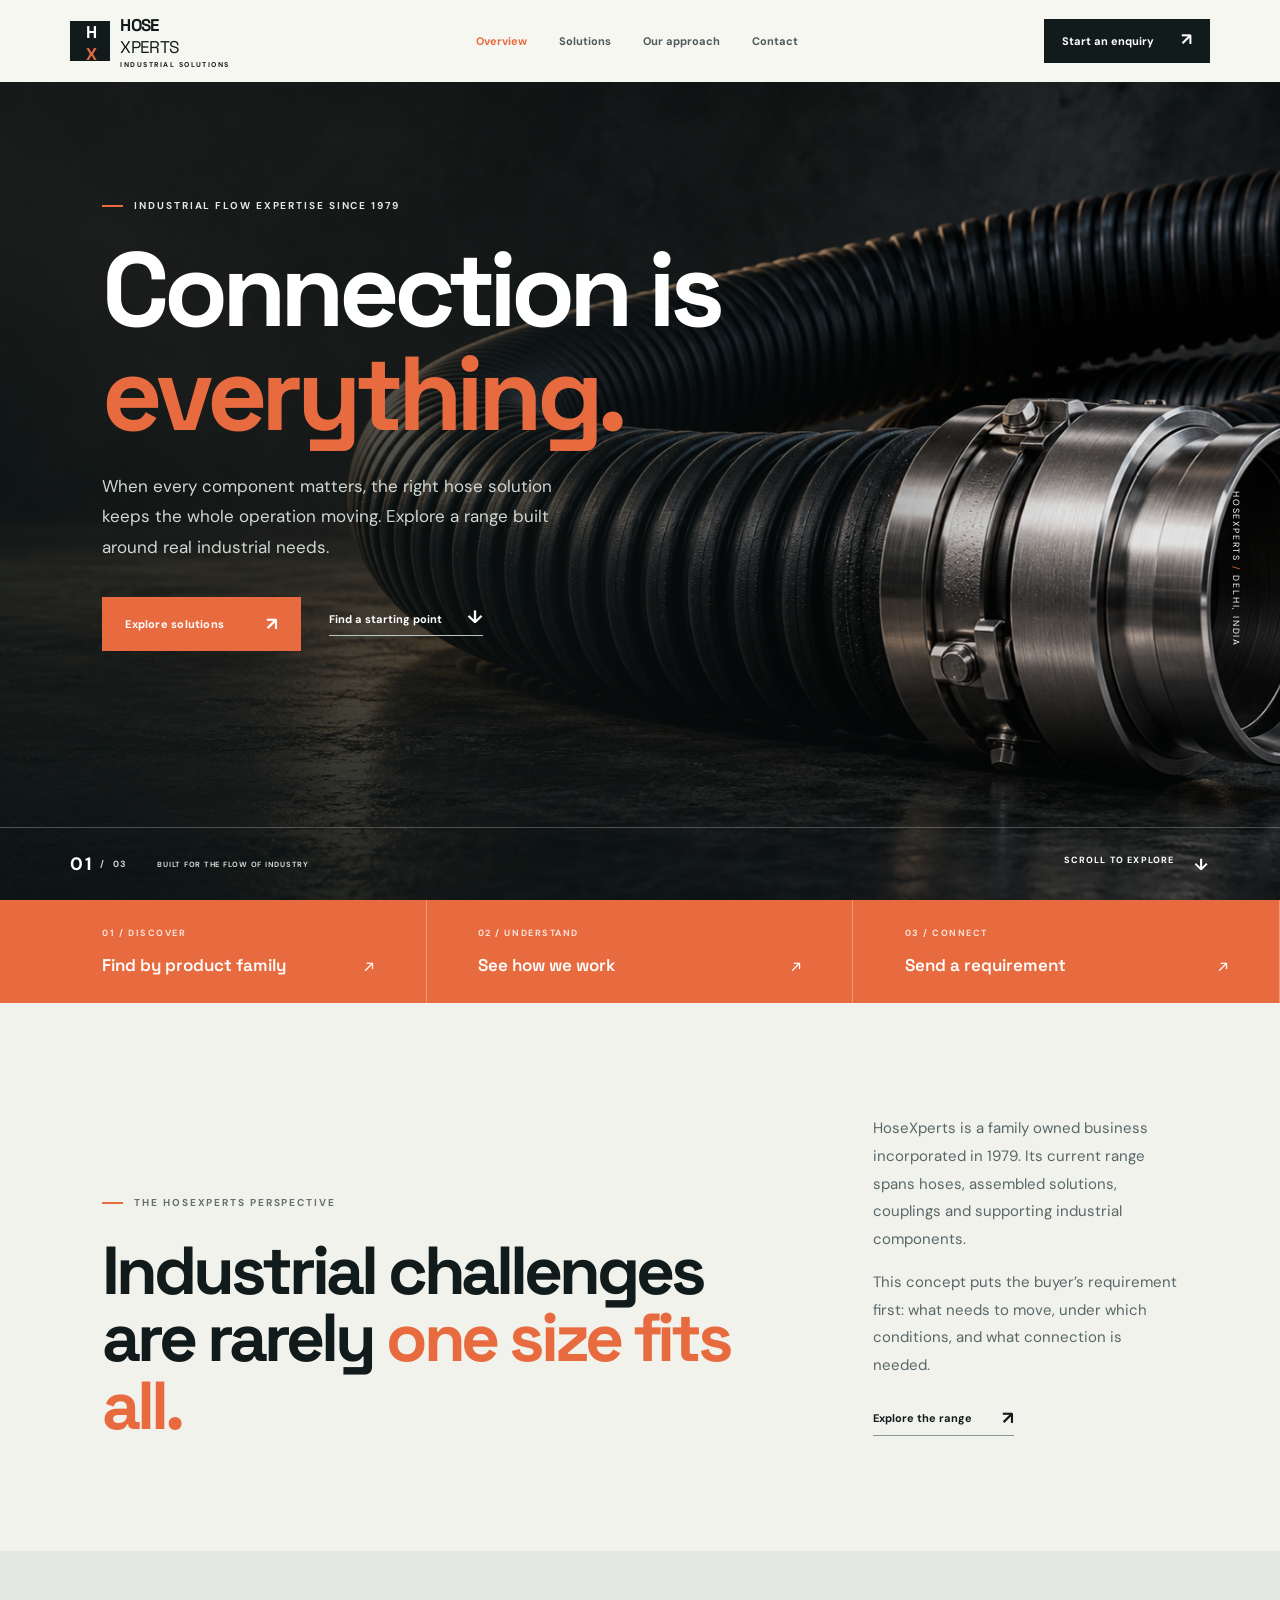
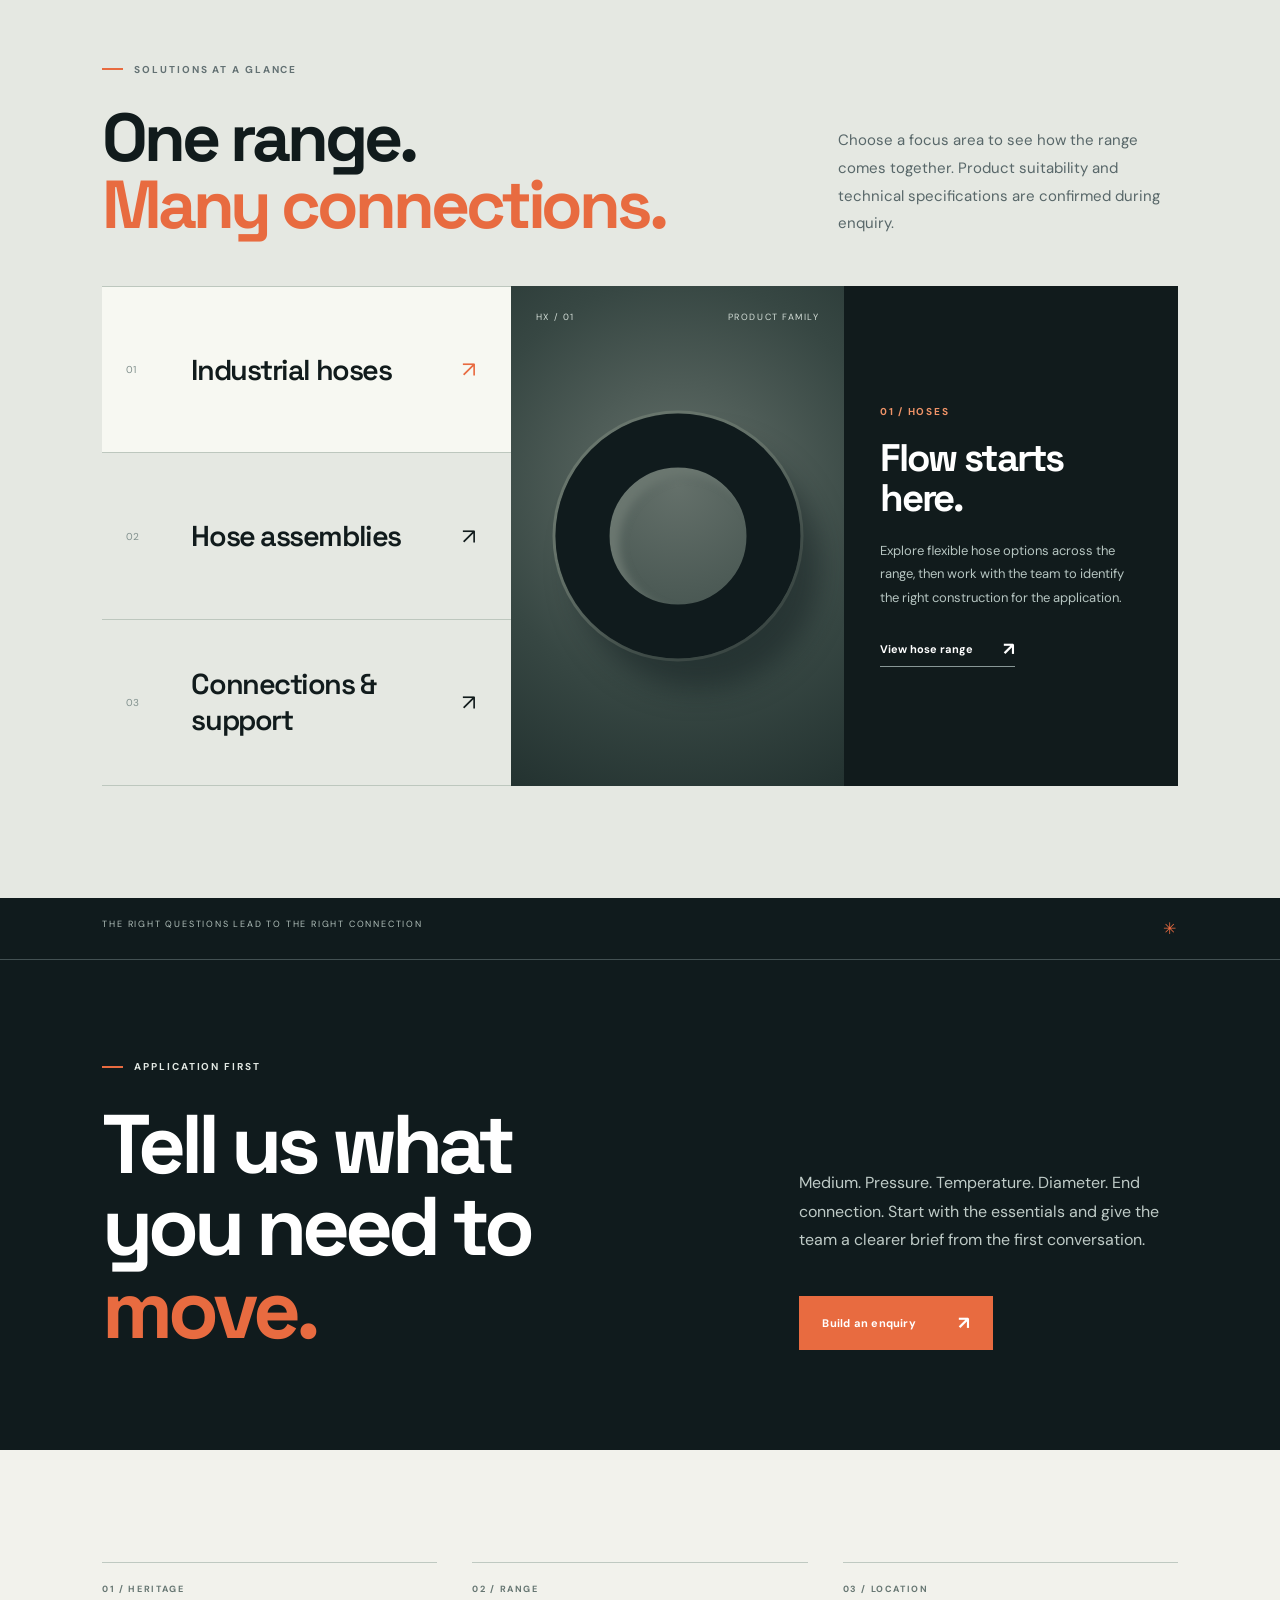
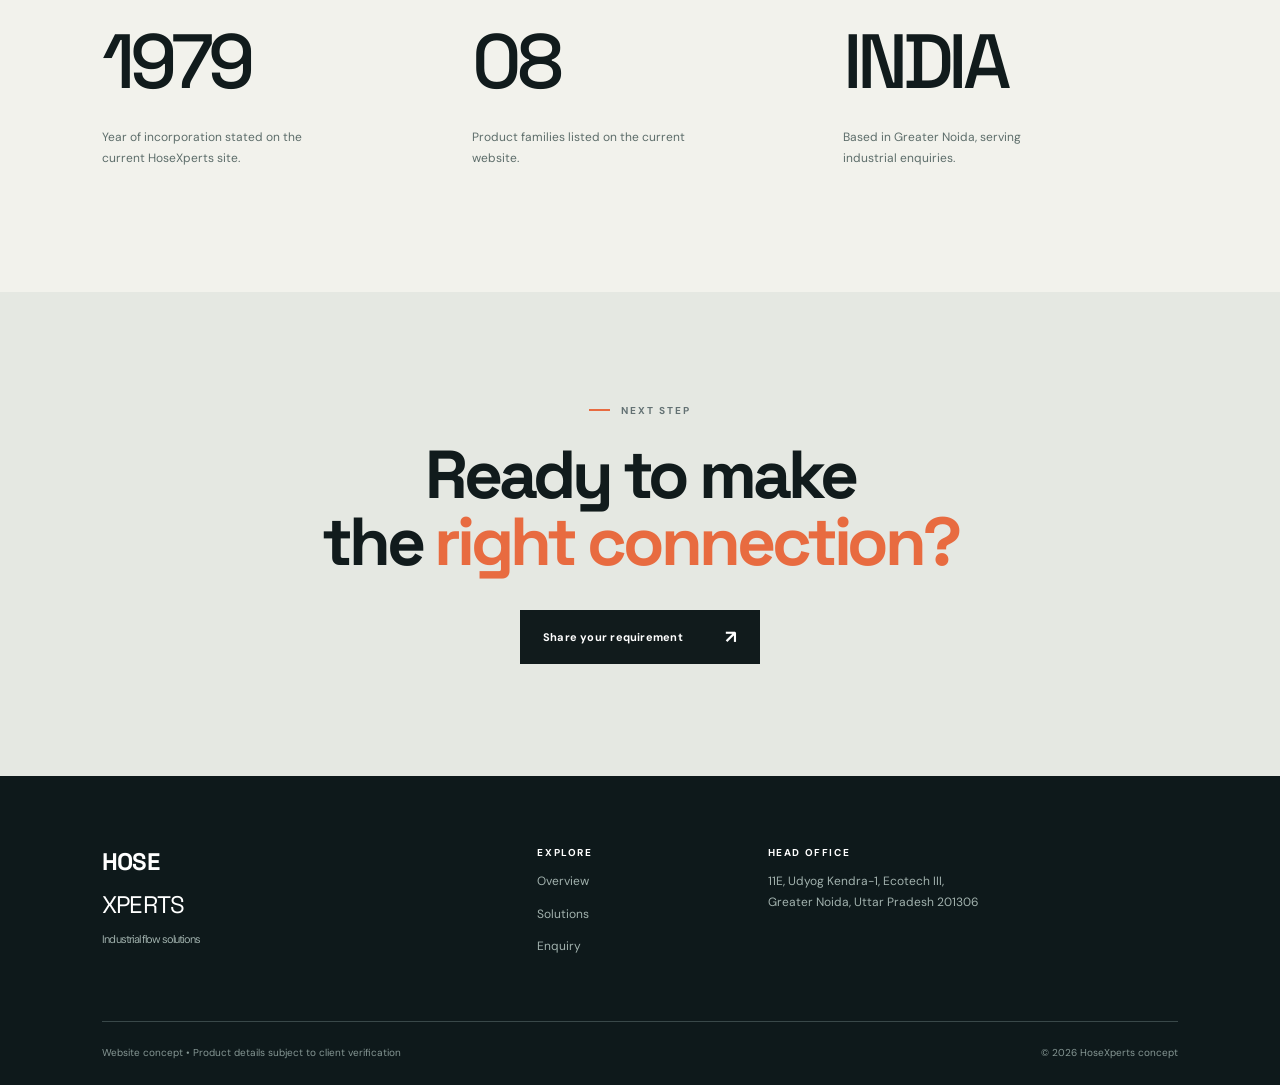
<file: index.html>
<!doctype html><html lang="en"><head><meta charset="utf-8"><meta name="viewport" content="width=device-width,initial-scale=1"><meta name="theme-color" content="#111b1c"><title>HoseXperts — Engineered to keep industry moving</title><meta name="description" content="Concept experience for HoseXperts industrial hoses, assemblies and connections."><link rel="preconnect" href="https://fonts.googleapis.com"><link rel="preconnect" href="https://fonts.gstatic.com" crossorigin><link href="https://fonts.googleapis.com/css2?family=DM+Sans:wght@400;500;600;700&family=Space+Grotesk:wght@400;500;600;700&display=swap" rel="stylesheet"><link rel="stylesheet" href="styles.css"></head><body data-page="home"><div class="progress" id="progress"></div><header class="header"><a class="logo" href="index.html" aria-label="HoseXperts home"><span class="logo-icon">H<span>X</span></span><span>HOSE<span class="logo-light">XPERTS</span><small>INDUSTRIAL SOLUTIONS</small></span></a><nav id="nav"><a href="index.html" aria-current="page">Overview</a><a href="solutions.html">Solutions</a><a href="#approach">Our approach</a><a href="#contact">Contact</a></nav><a class="header-cta" href="solutions.html#enquiry">Start an enquiry <span>↗</span></a><button class="nav-toggle" aria-label="Toggle navigation" aria-expanded="false">☰</button></header><main><section class="hero"><div class="hero-media" aria-hidden="true"></div><div class="hero-shade"></div><div class="hero-content"><div class="kicker light"><span class="orange-dash"></span> INDUSTRIAL FLOW EXPERTISE SINCE 1979</div><h1>Connection is<br><i>everything.</i></h1><p>When every component matters, the right hose solution keeps the whole operation moving. Explore a range built around real industrial needs.</p><div class="hero-actions"><a class="btn btn-accent" href="solutions.html">Explore solutions <span>↗</span></a><a class="btn-ghost" href="solutions.html#finder">Find a starting point <span>↓</span></a></div></div><div class="hero-side">HOSEXPERTS <span> / </span> DELHI, INDIA</div><div class="hero-bottom"><div class="hero-count"><b>01</b><span>/</span> 03 <small>BUILT FOR THE FLOW OF INDUSTRY</small></div><a href="#story">SCROLL TO EXPLORE <span>↓</span></a></div></section><section class="quick-rail" aria-label="Quick links"><div><span>01 / DISCOVER</span><a href="solutions.html#finder">Find by product family <b>↗</b></a></div><div><span>02 / UNDERSTAND</span><a href="#approach">See how we work <b>↗</b></a></div><div><span>03 / CONNECT</span><a href="solutions.html#enquiry">Send a requirement <b>↗</b></a></div></section><section class="story section" id="story"><div class="story-lead reveal"><div class="kicker"><span class="orange-dash"></span> THE HOSEXPERTS PERSPECTIVE</div><h2>Industrial challenges<br>are rarely <i>one size fits all.</i></h2></div><div class="story-side reveal"><p>HoseXperts is a family owned business incorporated in 1979. Its current range spans hoses, assembled solutions, couplings and supporting industrial components.</p><p>This concept puts the buyer’s requirement first: what needs to move, under which conditions, and what connection is needed.</p><a class="inline-link" href="solutions.html#finder">Explore the range <span>↗</span></a></div></section><section class="experience section" id="approach"><div class="section-heading reveal"><div><div class="kicker"><span class="orange-dash"></span> SOLUTIONS AT A GLANCE</div><h2>One range.<br><i>Many connections.</i></h2></div><p>Choose a focus area to see how the range comes together. Product suitability and technical specifications are confirmed during enquiry.</p></div><div class="experience-grid"><div class="selector" role="tablist" aria-label="Solution families"><button class="select-row active" role="tab" aria-selected="true" data-focus="hoses"><span>01</span><strong>Industrial hoses</strong><b>↗</b></button><button class="select-row" role="tab" aria-selected="false" data-focus="assemblies"><span>02</span><strong>Hose assemblies</strong><b>↗</b></button><button class="select-row" role="tab" aria-selected="false" data-focus="connections"><span>03</span><strong>Connections & support</strong><b>↗</b></button></div><div class="feature-panel" id="featurePanel"><div class="feature-art"><div class="art-label">HX / 01 <span>PRODUCT FAMILY</span></div><div class="art-object art-hose"></div></div><div class="feature-copy"><span class="feature-category">01 / HOSES</span><h3>Flow starts here.</h3><p>Explore flexible hose options across the range, then work with the team to identify the right construction for the application.</p><a class="inline-link" href="solutions.html?category=hoses">View hose range <span>↗</span></a></div></div></div></section><section class="dark-callout"><div class="callout-top">THE RIGHT QUESTIONS LEAD TO THE RIGHT CONNECTION <span>✳</span></div><div class="callout-grid"><div class="reveal"><div class="kicker light"><span class="orange-dash"></span> APPLICATION FIRST</div><h2>Tell us what<br>you need to <i>move.</i></h2></div><div class="reveal"><p>Medium. Pressure. Temperature. Diameter. End connection. Start with the essentials and give the team a clearer brief from the first conversation.</p><a class="btn btn-accent" href="solutions.html#enquiry">Build an enquiry <span>↗</span></a></div></div></section><section class="proof section"><div class="proof-item reveal"><span>01 / HERITAGE</span><strong>1979</strong><p>Year of incorporation stated on the current HoseXperts site.</p></div><div class="proof-item reveal"><span>02 / RANGE</span><strong>08</strong><p>Product families listed on the current website.</p></div><div class="proof-item reveal"><span>03 / LOCATION</span><strong>INDIA</strong><p>Based in Greater Noida, serving industrial enquiries.</p></div></section><section class="closing section" id="contact"><div class="kicker"><span class="orange-dash"></span> NEXT STEP</div><h2>Ready to make<br>the <i>right connection?</i></h2><a class="btn btn-dark" href="solutions.html#enquiry">Share your requirement <span>↗</span></a></section></main><footer><div class="footer-main"><div class="footer-brand">HOSE<span>XPERTS</span><small>Industrial flow solutions</small></div><div><b>Explore</b><a href="index.html">Overview</a><a href="solutions.html">Solutions</a><a href="solutions.html#enquiry">Enquiry</a></div><div><b>Head office</b><p>11E, Udyog Kendra-1, Ecotech III,<br>Greater Noida, Uttar Pradesh 201306</p></div></div><div class="footer-bottom"><span>Website concept • Product details subject to client verification</span><span>© 2026 HoseXperts concept</span></div></footer><script src="app.js"></script></body></html>
</file>
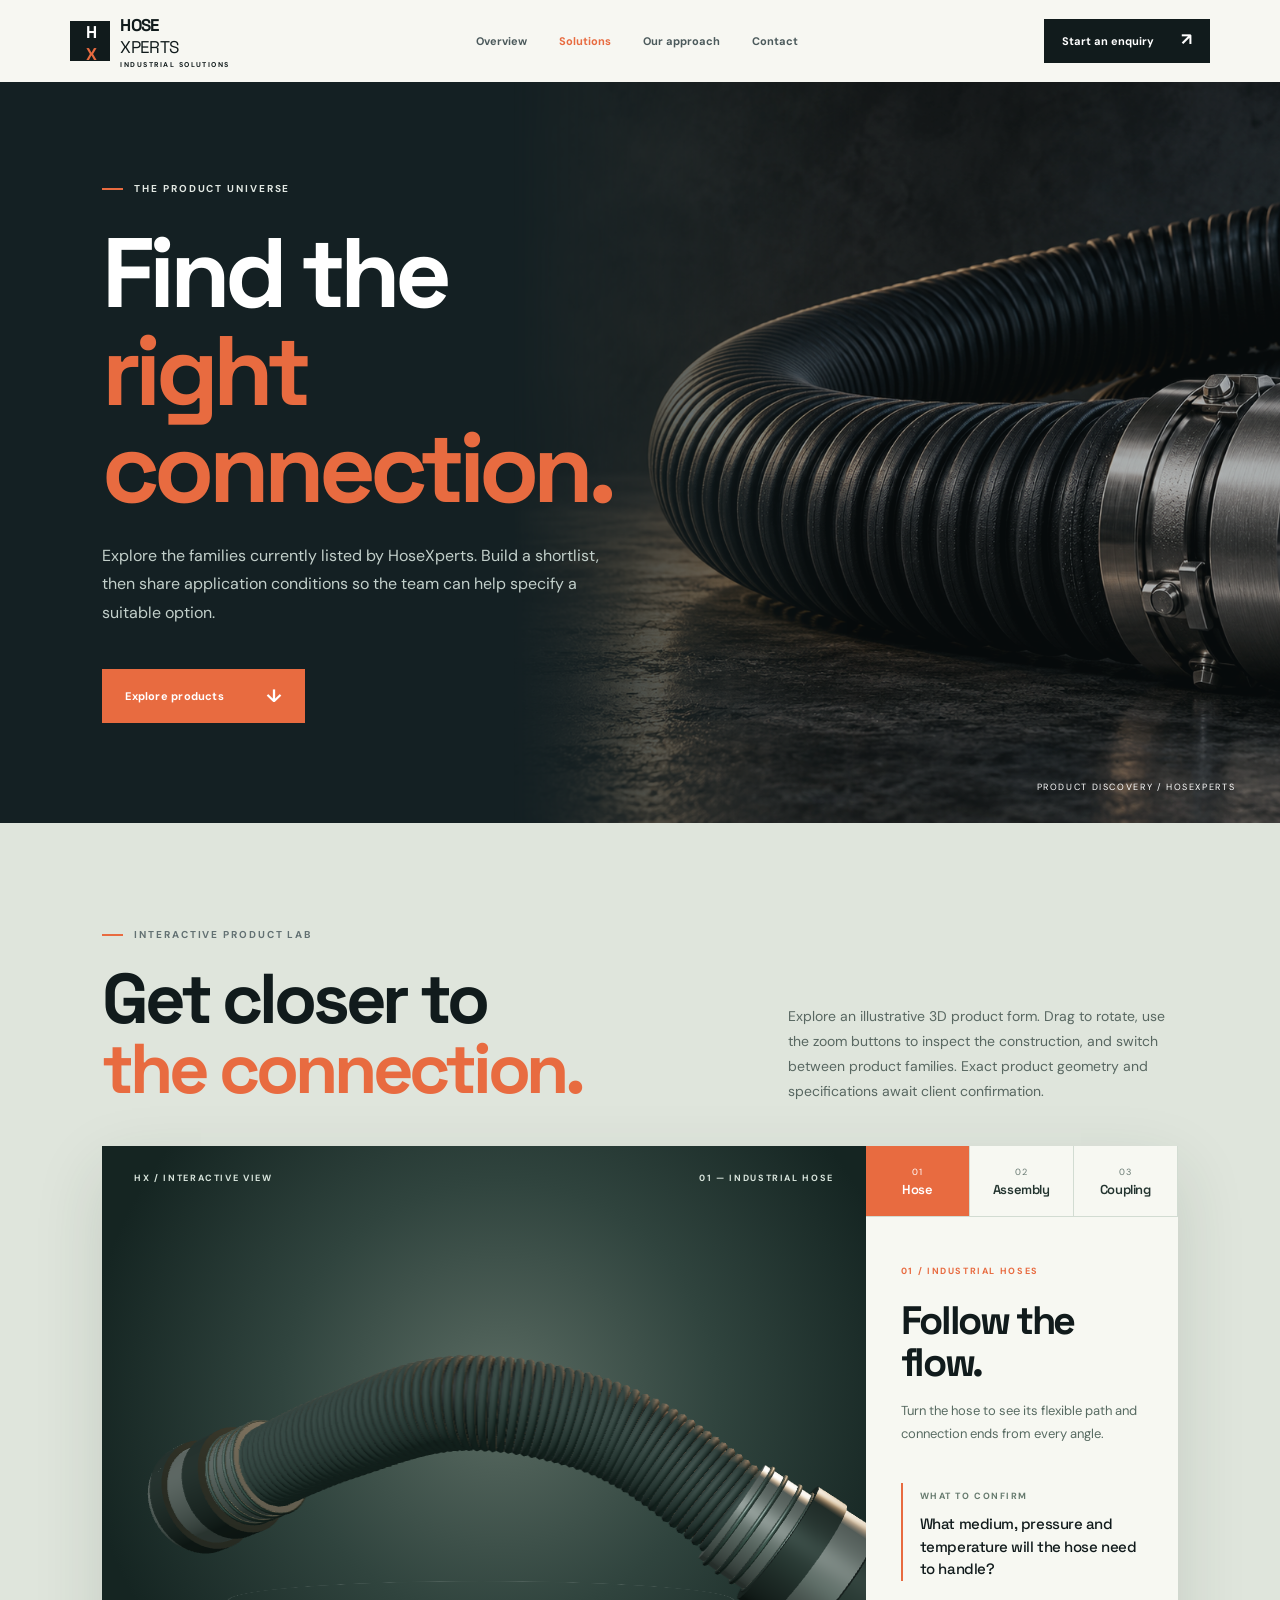
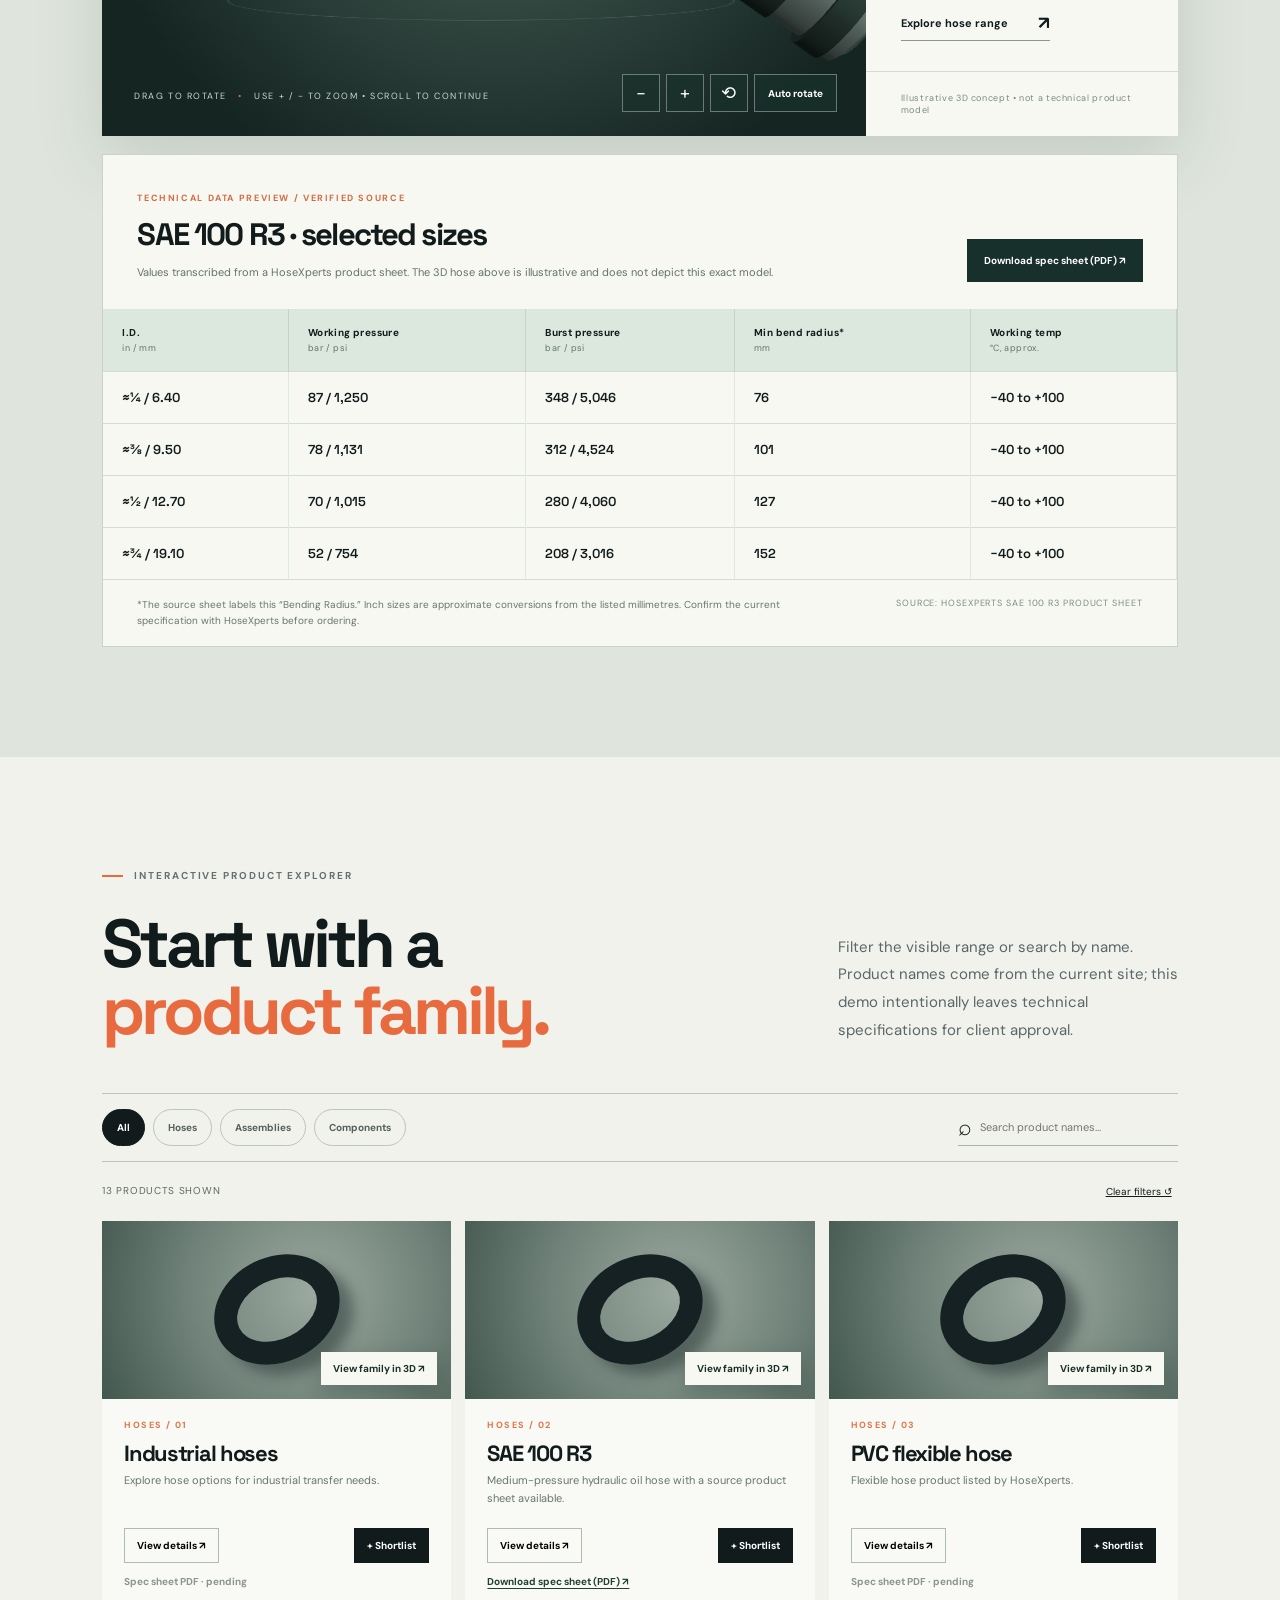
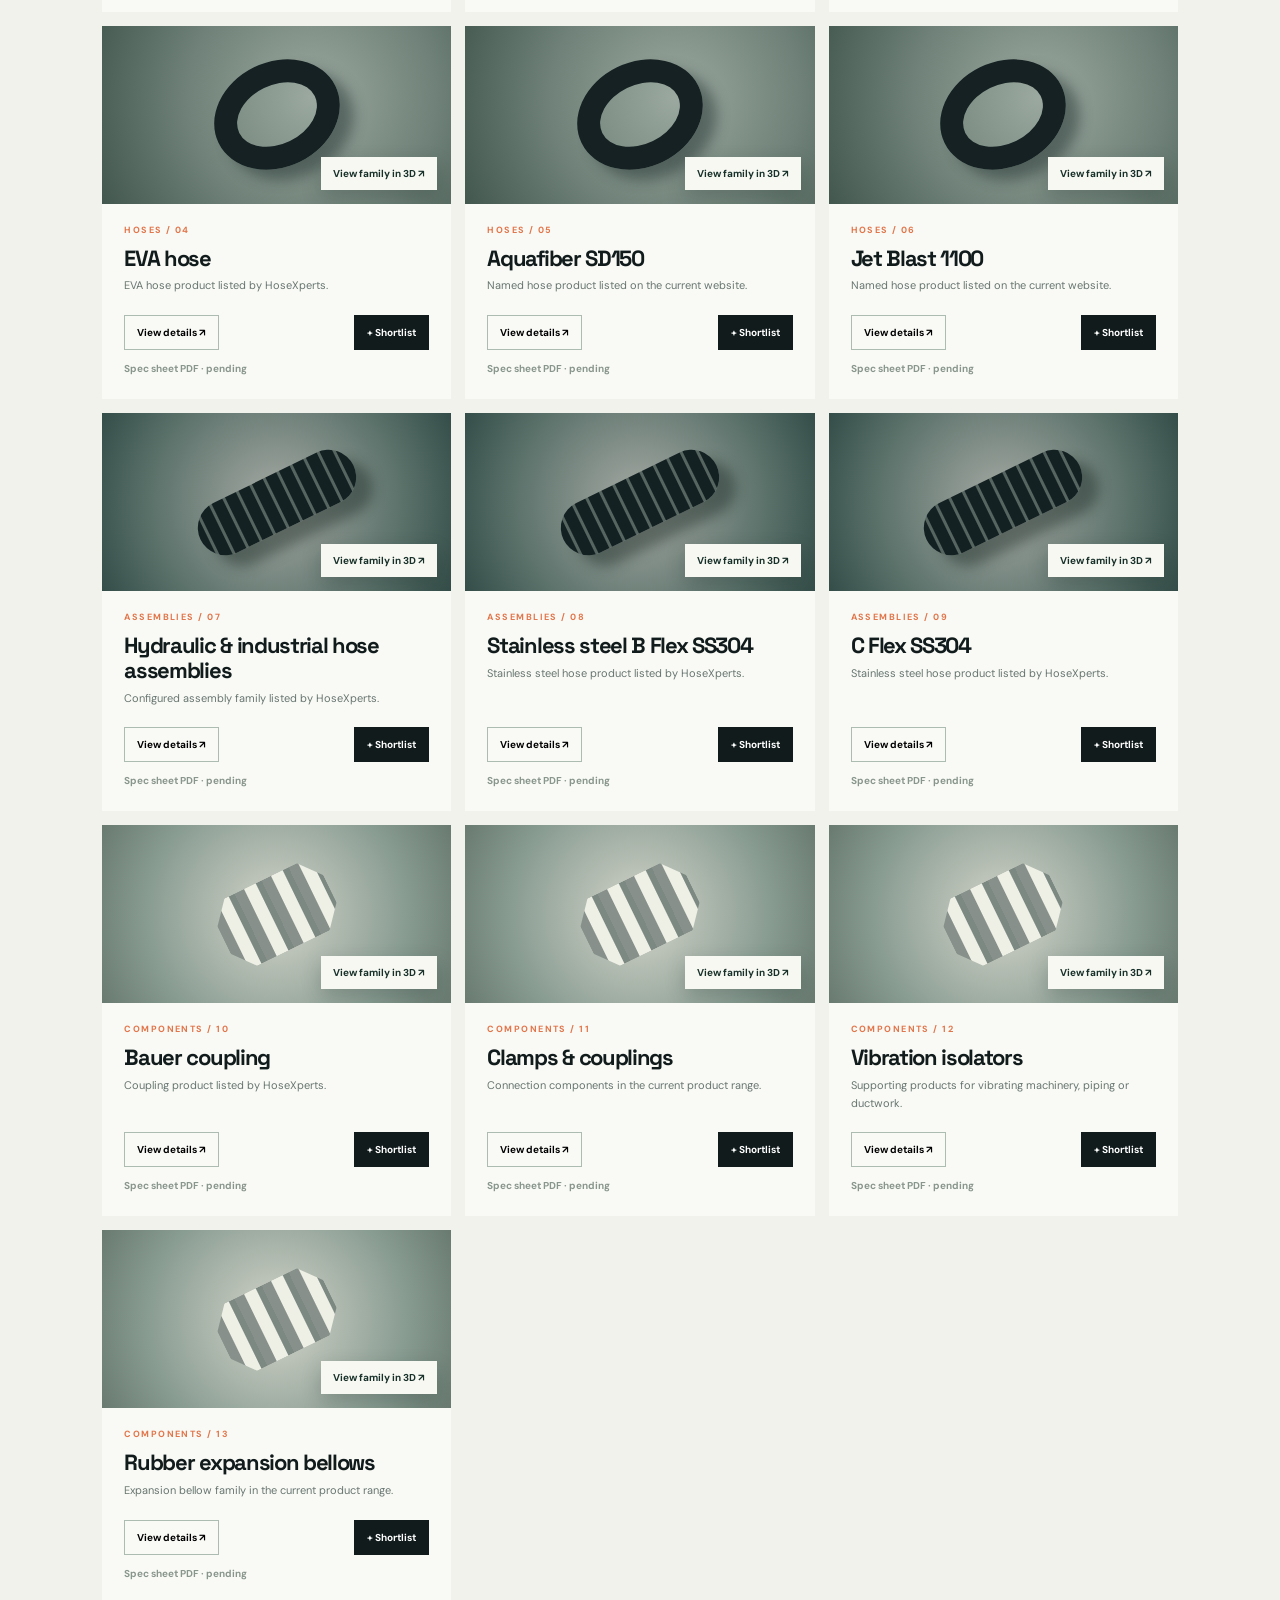
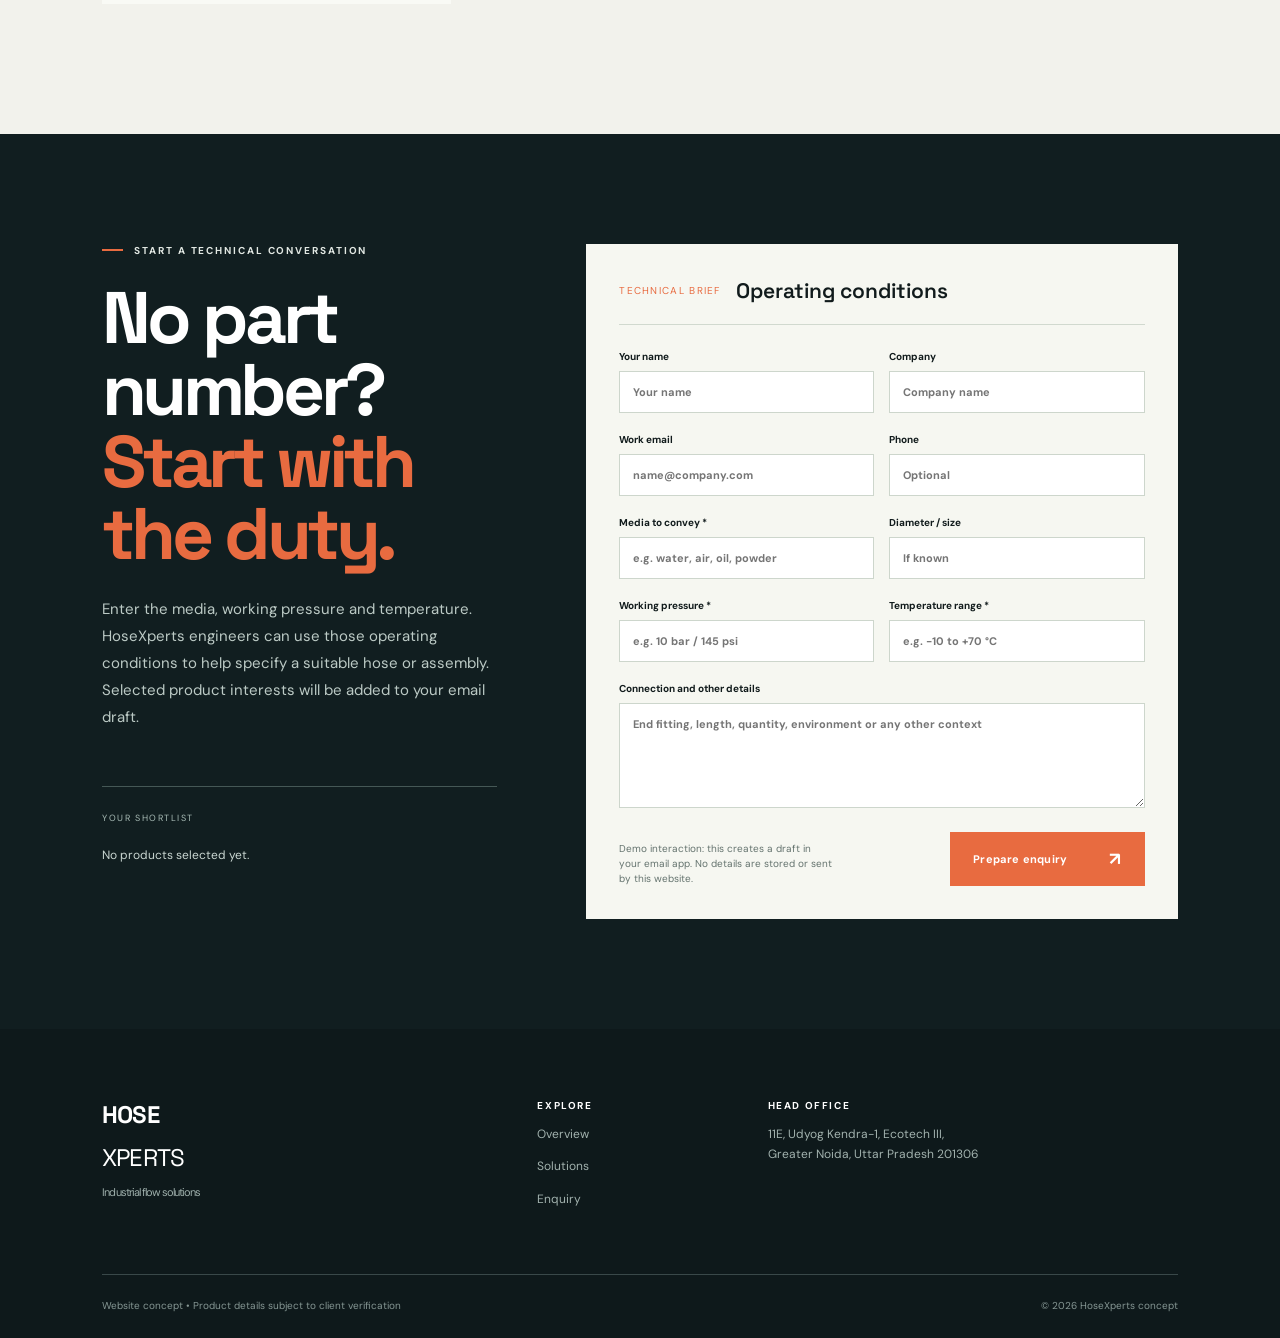
<file: solutions.html>
<!doctype html><html lang="en"><head><meta charset="utf-8"><meta name="viewport" content="width=device-width,initial-scale=1"><meta name="theme-color" content="#111b1c"><title>Explore solutions — HoseXperts</title><meta name="description" content="Explore HoseXperts product families and prepare a detailed industrial hose enquiry."><link rel="preconnect" href="https://fonts.googleapis.com"><link rel="preconnect" href="https://fonts.gstatic.com" crossorigin><link href="https://fonts.googleapis.com/css2?family=DM+Sans:wght@400;500;600;700&family=Space+Grotesk:wght@400;500;600;700&display=swap" rel="stylesheet"><link rel="stylesheet" href="styles.css?v=3"></head><body data-page="solutions"><div class="progress" id="progress"></div><header class="header"><a class="logo" href="index.html" aria-label="HoseXperts home"><span class="logo-icon">H<span>X</span></span><span>HOSE<span class="logo-light">XPERTS</span><small>INDUSTRIAL SOLUTIONS</small></span></a><nav id="nav"><a href="index.html">Overview</a><a href="solutions.html" aria-current="page">Solutions</a><a href="index.html#approach">Our approach</a><a href="#enquiry">Contact</a></nav><a class="header-cta" href="#enquiry">Start an enquiry <span>↗</span></a><button class="nav-toggle" aria-label="Toggle navigation" aria-expanded="false">☰</button></header><main><section class="solutions-hero"><div class="solutions-hero-inner"><div class="kicker light"><span class="orange-dash"></span> THE PRODUCT UNIVERSE</div><h1>Find the<br><i>right connection.</i></h1><p>Explore the families currently listed by HoseXperts. Build a shortlist, then share application conditions so the team can help specify a suitable option.</p><a class="btn btn-accent" href="#finder">Explore products <span>↓</span></a></div><div class="solutions-hero-img" aria-hidden="true"></div><div class="solutions-hero-meta">PRODUCT DISCOVERY / HOSEXPERTS</div></section><section class="product-lab section" id="product-lab"><div class="lab-heading"><div><div class="kicker"><span class="orange-dash"></span> INTERACTIVE PRODUCT LAB</div><h2>Get closer to<br><i>the connection.</i></h2></div><p>Explore an illustrative 3D product form. Drag to rotate, use the zoom buttons to inspect the construction, and switch between product families. Exact product geometry and specifications await client confirmation.</p></div><div class="lab-shell"><div class="lab-stage"><div class="lab-stage-top"><span>HX / INTERACTIVE VIEW</span><span id="labModeLabel">01 — INDUSTRIAL HOSE</span></div><div id="productCanvas" class="product-canvas" role="application" tabindex="0" aria-label="Interactive three-dimensional industrial hose illustration. Drag or use arrow keys to rotate; use the zoom buttons or plus and minus keys to zoom."></div><div id="viewerFallback" class="viewer-fallback" hidden><img src="industrial-hose-hero.png" alt="Industrial hose and coupling concept"><p>3D view unavailable on this device. The product range remains available below.</p></div><div class="lab-hint">DRAG TO ROTATE <span>•</span> USE + / − TO ZOOM • SCROLL TO CONTINUE</div><div class="lab-controls"><button type="button" id="zoomOut" aria-label="Zoom out">−</button><button type="button" id="zoomIn" aria-label="Zoom in">+</button><button type="button" id="resetView" aria-label="Reset 3D view">⟲</button><button type="button" id="toggleSpin" aria-pressed="false">Auto rotate</button></div></div><div class="lab-sidebar"><div class="lab-tabs" role="tablist" aria-label="3D product family"><button type="button" role="tab" aria-selected="true" class="active" data-model="hose">01 <strong>Hose</strong></button><button type="button" role="tab" aria-selected="false" data-model="assembly">02 <strong>Assembly</strong></button><button type="button" role="tab" aria-selected="false" data-model="coupling">03 <strong>Coupling</strong></button></div><div class="lab-info"><span id="labFamily">01 / INDUSTRIAL HOSES</span><h3 id="labTitle">Follow the flow.</h3><p id="labDescription">Turn the hose to see its flexible path and connection ends from every angle.</p><div class="lab-prompt"><small>WHAT TO CONFIRM</small><p id="labQuestion">What medium, pressure and temperature will the hose need to handle?</p></div><button type="button" id="explodeView" hidden aria-pressed="false">Separate components <span>↗</span></button><a id="labExplore" class="inline-link" href="solutions.html?category=hoses#finder">Explore hose range <span>↗</span></a></div><div class="lab-disclaimer">Illustrative 3D concept • not a technical product model</div></div></div><div class="spec-panel" id="specPanel"><div class="spec-panel-head"><div><span>TECHNICAL DATA PREVIEW / VERIFIED SOURCE</span><h3 id="specTitle">SAE 100 R3 · selected sizes</h3><p id="specIntro">Values transcribed from a HoseXperts product sheet. The 3D hose above is illustrative and does not depict this exact model.</p></div><a id="specPdf" class="spec-pdf" href="https://www.hosexperts.com/images/products/150980138020171104.pdf" target="_blank" rel="noopener">Download spec sheet (PDF) ↗</a></div><div class="spec-table-wrap"><table class="spec-table"><thead><tr><th scope="col">I.D.<br><small>in / mm</small></th><th scope="col">Working pressure<br><small>bar / psi</small></th><th scope="col">Burst pressure<br><small>bar / psi</small></th><th scope="col">Min bend radius*<br><small>mm</small></th><th scope="col">Working temp<br><small>°C, approx.</small></th></tr></thead><tbody id="specBody"><tr><td>≈¼ / 6.40</td><td>87 / 1,250</td><td>348 / 5,046</td><td>76</td><td>−40 to +100</td></tr><tr><td>≈⅜ / 9.50</td><td>78 / 1,131</td><td>312 / 4,524</td><td>101</td><td>−40 to +100</td></tr><tr><td>≈½ / 12.70</td><td>70 / 1,015</td><td>280 / 4,060</td><td>127</td><td>−40 to +100</td></tr><tr><td>≈¾ / 19.10</td><td>52 / 754</td><td>208 / 3,016</td><td>152</td><td>−40 to +100</td></tr></tbody></table></div><div class="spec-foot"><p id="specNote">*The source sheet labels this “Bending Radius.” Inch sizes are approximate conversions from the listed millimetres. Confirm the current specification with HoseXperts before ordering.</p><span id="specStatus">SOURCE: HOSEXPERTS SAE 100 R3 PRODUCT SHEET</span></div></div></section><section class="finder section" id="finder"><div class="finder-head"><div><div class="kicker"><span class="orange-dash"></span> INTERACTIVE PRODUCT EXPLORER</div><h2>Start with a<br><i>product family.</i></h2></div><p>Filter the visible range or search by name. Product names come from the current site; this demo intentionally leaves technical specifications for client approval.</p></div><div class="filter-toolbar"><div class="chips" id="categoryChips" aria-label="Filter products"></div><label class="searchbox"><span>⌕</span><input id="productSearch" type="search" placeholder="Search product names..." aria-label="Search products"></label></div><div class="result-line"><span id="resultCount">Loading range...</span><button id="clearFilters" type="button">Clear filters ↺</button></div><div class="product-grid" id="productGrid"></div><div class="no-results" id="noResults" hidden>No products match this search. <button type="button" id="resetSearch">Show all products ↗</button></div></section><section class="enquiry-section" id="enquiry"><div class="enquiry-intro"><div class="kicker light"><span class="orange-dash"></span> START A TECHNICAL CONVERSATION</div><h2>No part number?<br><i>Start with the duty.</i></h2><p>Enter the media, working pressure and temperature. HoseXperts engineers can use those operating conditions to help specify a suitable hose or assembly. Selected product interests will be added to your email draft.</p><div class="shortlist-wrap"><span>YOUR SHORTLIST</span><div id="shortlistItems">No products selected yet.</div></div></div><form id="briefForm" class="brief-form"><div class="form-top"><span>TECHNICAL BRIEF</span><strong>Operating conditions</strong></div><div class="form-grid"><label>Your name <input name="name" autocomplete="name" required placeholder="Your name"></label><label>Company <input name="company" autocomplete="organization" required placeholder="Company name"></label><label>Work email <input type="email" name="email" autocomplete="email" required placeholder="name@company.com"></label><label>Phone <input type="tel" name="phone" placeholder="Optional"></label><label>Media to convey * <input name="medium" required placeholder="e.g. water, air, oil, powder"></label><label>Diameter / size <input name="diameter" placeholder="If known"></label><label>Working pressure * <input name="pressure" required placeholder="e.g. 10 bar / 145 psi"></label><label>Temperature range * <input name="temperature" required placeholder="e.g. −10 to +70 °C"></label><label class="span-2">Connection and other details <textarea name="details" placeholder="End fitting, length, quantity, environment or any other context"></textarea></label></div><div class="form-bottom"><p>Demo interaction: this creates a draft in your email app. No details are stored or sent by this website.</p><button class="btn btn-accent" type="submit">Prepare enquiry <span>↗</span></button></div></form></section></main><footer><div class="footer-main"><div class="footer-brand">HOSE<span>XPERTS</span><small>Industrial flow solutions</small></div><div><b>Explore</b><a href="index.html">Overview</a><a href="solutions.html">Solutions</a><a href="#enquiry">Enquiry</a></div><div><b>Head office</b><p>11E, Udyog Kendra-1, Ecotech III,<br>Greater Noida, Uttar Pradesh 201306</p></div></div><div class="footer-bottom"><span>Website concept • Product details subject to client verification</span><span>© 2026 HoseXperts concept</span></div></footer><dialog id="productDialog"><button class="dialog-close" aria-label="Close product details">×</button><div id="dialogContent"></div></dialog><script src="app.js?v=3"></script><script type="module" src="viewer.js?v=4"></script></body></html>
</file>
<file: styles.css>
:root{--ink:#111b1c;--ink2:#1d2b2d;--paper:#f2f2ec;--white:#fff;--muted:#667073;--line:#d1d5ce;--accent:#e86b40;--accent2:#f09468}*{box-sizing:border-box}html{scroll-behavior:smooth}body{margin:0;background:var(--paper);color:var(--ink);font-family:'DM Sans',sans-serif}body.dialog-open{overflow:hidden}button,input,textarea{font:inherit}button{cursor:pointer}a{color:inherit;text-decoration:none}h1,h2,h3,p{margin-top:0}h1,h2,h3{font-family:'Space Grotesk',sans-serif;letter-spacing:-.06em}h1,h2{line-height:.99}i{font-style:normal;color:var(--accent)}.progress{height:3px;background:var(--accent);width:0;position:fixed;top:0;left:0;z-index:100}.header{height:82px;background:#f7f7f2;display:flex;align-items:center;justify-content:space-between;padding:0 5.5vw;position:relative;z-index:20}.logo{display:flex;align-items:center;gap:10px;font:700 17px 'Space Grotesk';letter-spacing:-.04em}.logo>span:last-child{display:flex;flex-direction:column}.logo-light{font-weight:400}.logo small{font:700 7px 'DM Sans';letter-spacing:.21em;margin-top:2px}.logo-icon{width:40px;height:40px;background:var(--ink);color:white;display:grid;place-items:center;letter-spacing:-.16em}.logo-icon span{color:var(--accent)}.header nav{display:flex;gap:32px;align-items:center}.header nav a{font-size:11px;font-weight:700;color:#4c5a5c;transition:color .2s}.header nav a:hover,.header nav a[aria-current]{color:var(--accent)}.header-cta{font-size:11px;font-weight:700;background:var(--ink);color:white;padding:15px 18px;display:flex;gap:27px}.header-cta span{font-size:17px;line-height:10px}.nav-toggle{display:none;background:transparent;border:0;font-size:23px}.hero{min-height:650px;height:calc(100vh - 82px);max-height:860px;position:relative;overflow:hidden;background:#141d1d;color:white}.hero-media{position:absolute;inset:0;background:url('industrial-hose-hero.png') center 56%/cover no-repeat;transform:scale(1.07);animation:heroReveal 1.7s cubic-bezier(.2,.7,.1,1) both}.hero-shade{position:absolute;inset:0;background:linear-gradient(90deg,rgba(12,19,20,.9) 0%,rgba(12,19,20,.66) 43%,rgba(12,19,20,.07) 83%),linear-gradient(0deg,rgba(9,15,16,.58),transparent 28%)}.hero-content{position:relative;z-index:1;padding:clamp(95px,13vh,145px) 8vw 0;max-width:840px;animation:rise 1s .2s both}.kicker{display:flex;align-items:center;gap:11px;font-size:10px;letter-spacing:.19em;font-weight:700;color:#637173}.kicker.light{color:#e2e8e3}.orange-dash{width:21px;height:2px;background:var(--accent);flex:none}.hero h1{font-size:clamp(72px,8.2vw,136px);margin:27px 0 24px}.hero-content p{font-size:17px;line-height:1.8;color:#d1d8d4;max-width:470px}.hero-actions{display:flex;align-items:center;gap:28px;margin-top:34px}.btn{display:inline-flex;align-items:center;justify-content:space-between;gap:42px;padding:20px 23px;border:0;font:700 11px 'DM Sans';letter-spacing:.02em;transition:transform .25s,background .25s}.btn:hover{transform:translateY(-3px)}.btn span,.btn-ghost span,.inline-link span{font-size:18px;line-height:10px}.btn-accent{background:var(--accent);color:white}.btn-accent:hover{background:#f47b4d}.btn-dark{background:var(--ink);color:white}.btn-ghost{font-size:11px;font-weight:700;border-bottom:1px solid #b9c5c2;padding-bottom:9px;display:flex;gap:25px}.hero-side{position:absolute;right:3vw;top:50%;z-index:1;writing-mode:vertical-rl;font-size:9px;letter-spacing:.2em}.hero-side span{color:var(--accent)}.hero-bottom{position:absolute;z-index:1;bottom:0;left:0;right:0;padding:24px 5.5vw;border-top:1px solid #ffffff40;display:flex;justify-content:space-between;align-items:center;font-size:9px;font-weight:700;letter-spacing:.13em}.hero-bottom a{display:flex;gap:20px}.hero-bottom a span{font-size:16px}.hero-count{display:flex;align-items:center;gap:8px;color:#cdd8d4}.hero-count b{font-size:18px;color:white}.hero-count small{margin-left:22px;letter-spacing:.1em}.quick-rail{display:grid;grid-template-columns:repeat(3,1fr);background:var(--accent);color:white}.quick-rail>div{padding:27px 4vw;border-right:1px solid #ffffff50;display:flex;flex-direction:column;gap:15px}.quick-rail>div:first-child{padding-left:8vw}.quick-rail span{font-size:9px;letter-spacing:.17em;font-weight:700;opacity:.8}.quick-rail a{display:flex;justify-content:space-between;font:600 17px 'Space Grotesk'}.quick-rail b{font-weight:400}.section{padding:112px 8vw}.story{display:grid;grid-template-columns:1.4fr .65fr;gap:9vw;align-items:end}.story h2,.section-heading h2,.finder h2,.closing h2{font-size:clamp(47px,5.3vw,83px);margin:28px 0 0}.story-side{padding-bottom:3px}.story-side p,.section-heading p,.finder-head p{font-size:15px;line-height:1.85;color:#586769}.inline-link{display:inline-flex;gap:30px;align-items:center;font-size:11px;font-weight:700;padding-bottom:10px;border-bottom:1px solid #889796;margin-top:16px}.experience{background:#e5e8e2}.section-heading,.finder-head{display:flex;align-items:end;justify-content:space-between;gap:50px;margin-bottom:48px}.section-heading p,.finder-head p{max-width:340px;margin:0}.experience-grid{display:grid;grid-template-columns:.76fr 1.24fr;min-height:500px}.selector{border-top:1px solid #bdc7be}.select-row{height:33.33%;width:100%;border:0;border-bottom:1px solid #bdc7be;background:transparent;color:var(--ink);display:grid;grid-template-columns:55px 1fr 25px;gap:10px;text-align:left;align-items:center;padding:20px 24px;transition:background .3s}.select-row span{font-size:10px;color:#80908d}.select-row strong{font:600 clamp(19px,2.25vw,34px) 'Space Grotesk';letter-spacing:-.05em}.select-row b{font-weight:400;font-size:22px}.select-row:hover,.select-row.active{background:#f7f8f2}.select-row.active b{color:var(--accent)}.feature-panel{display:grid;grid-template-columns:1fr 1fr;background:var(--ink);color:white;min-height:500px}.feature-art{background:radial-gradient(circle at 50% 40%,#64706a,#374743 60%,#233230);position:relative;overflow:hidden}.art-label{position:absolute;top:25px;left:25px;right:25px;display:flex;justify-content:space-between;font-size:9px;letter-spacing:.17em;color:#d5dfd9}.art-object{position:absolute;top:50%;left:50%;transform:translate(-50%,-50%);transition:all .45s}.art-hose{width:245px;height:245px;border:54px solid #101b1d;border-radius:50%;box-shadow:20px 30px 28px #101b1d80,inset 10px 8px 8px #6b7770,0 0 0 3px #68756c}.art-assembly{width:310px;height:95px;border-radius:80px;background:repeating-linear-gradient(90deg,#101a1b 0 11px,#425250 12px 14px,#0c1718 16px 21px);transform:translate(-50%,-50%) rotate(-25deg);box-shadow:20px 32px 30px #101b1d90}.art-connections{width:190px;height:165px;background:repeating-linear-gradient(90deg,#838d88 0 18px,#e0e5dc 19px 39px,#66736e 40px 47px);clip-path:polygon(14% 0,86% 0,100% 25%,100% 75%,86% 100%,14% 100%,0 75%,0 25%);transform:translate(-50%,-50%) rotate(-18deg);filter:drop-shadow(15px 25px 12px #101b1d80)}.feature-copy{padding:58px 36px;display:flex;flex-direction:column;align-items:start;justify-content:center}.feature-category{color:var(--accent2);font-size:10px;letter-spacing:.17em;font-weight:700}.feature-copy h3{font-size:clamp(30px,3vw,48px);line-height:1.05;margin:20px 0}.feature-copy p{color:#b6c5c1;font-size:13px;line-height:1.8}.feature-copy .inline-link{margin-top:20px}.dark-callout{background:#101b1d;color:white}.callout-top{border-bottom:1px solid #435153;padding:20px 8vw;display:flex;justify-content:space-between;font-size:9px;letter-spacing:.2em;color:#b1c0bb}.callout-top span{color:var(--accent);font-size:16px}.callout-grid{display:grid;grid-template-columns:1fr .65fr;gap:9vw;align-items:end;padding:100px 8vw}.callout-grid h2{font-size:clamp(52px,6.5vw,100px);margin:30px 0 0}.callout-grid p{font-size:16px;line-height:1.8;color:#bfcbc7}.callout-grid .btn{margin-top:25px}.proof{display:grid;grid-template-columns:repeat(3,1fr);gap:35px}.proof-item{border-top:1px solid #bfc9c1;padding-top:20px}.proof-item span{display:block;font-size:9px;color:#667672;letter-spacing:.18em;font-weight:700}.proof-item strong{display:block;font:500 clamp(52px,6vw,90px) 'Space Grotesk';letter-spacing:-.07em;margin:17px 0}.proof-item p{color:#5d6d6a;font-size:12px;line-height:1.7;max-width:230px}.closing{text-align:center;background:#e5e8e2}.closing .kicker{justify-content:center}.closing h2{margin:24px auto 35px}.closing .btn{margin:auto}footer{background:#0e191b;color:white;padding:70px 8vw 26px}.footer-main{display:grid;grid-template-columns:2fr 1fr 2fr;gap:25px}.footer-main>div{display:flex;flex-direction:column;align-items:start;gap:12px}.footer-brand{font:700 24px 'Space Grotesk';letter-spacing:-.04em}.footer-brand span{font-weight:400}.footer-brand small{font:400 11px 'DM Sans';color:#9eafab}.footer-main b{font-size:10px;text-transform:uppercase;letter-spacing:.16em}.footer-main a,.footer-main p{color:#a2b2ae;font-size:12px;line-height:1.7}.footer-bottom{margin-top:65px;padding-top:24px;border-top:1px solid #394849;display:flex;justify-content:space-between;font-size:10px;color:#869794}.solutions-hero{background:#142023;color:white;min-height:590px;position:relative;overflow:hidden;display:flex;align-items:center}.solutions-hero-img{position:absolute;inset:0 0 0 40%;background:url('industrial-hose-hero.png') center/cover no-repeat;mask-image:linear-gradient(90deg,transparent,black 45%);opacity:.68}.solutions-hero-inner{position:relative;z-index:1;padding:100px 8vw;width:70%}.solutions-hero h1{font-size:clamp(65px,7.7vw,122px);margin:30px 0 24px}.solutions-hero p{max-width:510px;color:#c2cfca;line-height:1.8}.solutions-hero .btn{margin-top:25px}.solutions-hero-meta{position:absolute;right:3.5vw;bottom:30px;font-size:9px;letter-spacing:.18em;z-index:1}.finder{padding-bottom:130px}.filter-toolbar{display:flex;justify-content:space-between;gap:18px;align-items:center;border-top:1px solid #bbc6bd;border-bottom:1px solid #bbc6bd;padding:15px 0}.chips{display:flex;flex-wrap:wrap;gap:8px}.chip{padding:11px 14px;border:1px solid #b9c6bc;background:transparent;border-radius:30px;font-size:10px;font-weight:700;color:#53615e}.chip:hover,.chip.active{background:var(--ink);color:white;border-color:var(--ink)}.searchbox{display:flex;align-items:center;gap:8px;border-bottom:1px solid #a5b4aa;min-width:220px}.searchbox span{font-size:23px}.searchbox input{background:transparent;border:0;outline:none;padding:11px 0;width:100%;font-size:11px}.result-line{display:flex;justify-content:space-between;margin:22px 0;font-size:10px;color:#5a6965;letter-spacing:.07em}.result-line button,.no-results button{background:none;border:0;text-decoration:underline;font-size:10px;color:var(--ink)}.product-grid{display:grid;grid-template-columns:repeat(3,1fr);gap:14px}.product-card{background:#f9faf5;min-height:335px;display:flex;flex-direction:column;position:relative;overflow:hidden;transition:transform .25s,box-shadow .25s}.product-card:hover{transform:translateY(-5px);box-shadow:0 22px 35px #172d2521}.product-card .card-visual{height:178px;background:radial-gradient(circle at 60% 40%,#9ba9a0,#6f8178 53%,#42574e);display:grid;place-items:center;position:relative;overflow:hidden}.product-card .card-visual[data-family="Assemblies"]{background:radial-gradient(circle,#a6aaa4,#5a716a 65%,#344d48)}.product-card .card-visual[data-family="Components"]{background:radial-gradient(circle,#d3d4c9,#8a9d93 65%,#697b71)}.mini-object{width:130px;height:105px;border:23px solid #152122;border-radius:50%;transform:rotate(-26deg);box-shadow:8px 15px 14px #15212272}.card-visual[data-family="Assemblies"] .mini-object{width:170px;height:55px;border:0;border-radius:40px;background:repeating-linear-gradient(90deg,#142122 0 7px,#576560 8px 10px,#142122 11px 15px);box-shadow:10px 17px 13px #16242070}.card-visual[data-family="Components"] .mini-object{width:118px;height:75px;border:0;border-radius:0;background:repeating-linear-gradient(90deg,#87908a 0 10px,#eef0e6 11px 23px,#7c8882 24px 30px);clip-path:polygon(16% 0,84% 0,100% 30%,100% 70%,84% 100%,16% 100%,0 70%,0 30%);box-shadow:none}.product-card .card-content{padding:20px 22px 24px;display:flex;flex-direction:column;flex:1}.card-category{font-size:9px;letter-spacing:.16em;color:#e2754a;font-weight:700}.product-card h3{font-size:22px;line-height:1.13;margin:10px 0 7px}.product-card p{color:#687571;font-size:11px;line-height:1.6;margin-bottom:20px}.card-actions{margin-top:auto;display:flex;gap:8px;align-items:center}.card-actions button{font-size:10px;font-weight:700;padding:10px 12px;border:1px solid #acbcb1;background:transparent}.card-actions button:hover{border-color:var(--ink)}.card-actions .shortlist-button{background:var(--ink);color:white;border-color:var(--ink);margin-left:auto}.card-actions .shortlist-button.added{background:var(--accent);border-color:var(--accent)}.no-results{padding:50px;text-align:center}.enquiry-section{background:#111e20;color:white;padding:110px 8vw;display:grid;grid-template-columns:.8fr 1.2fr;gap:7vw}.enquiry-intro h2{font-size:clamp(52px,5.7vw,88px);margin:25px 0}.enquiry-intro>p{color:#bccac5;line-height:1.8;font-size:15px}.shortlist-wrap{border-top:1px solid #455856;margin-top:55px;padding-top:18px}.shortlist-wrap>span{font-size:9px;letter-spacing:.17em;color:#a8bbb5}.shortlist-wrap>div{font-size:12px;color:#c9d6d1;margin-top:17px;line-height:2}.shortlist-tag{display:inline-flex;align-items:center;gap:7px;background:#2c4140;padding:4px 8px;margin:0 5px 6px 0}.shortlist-tag button{border:0;background:transparent;color:#ffb59a}.brief-form{background:#f6f7f1;color:var(--ink);padding:33px}.form-top{display:flex;gap:15px;border-bottom:1px solid #d1d9cf;padding-bottom:20px;margin-bottom:25px;align-items:center}.form-top span{font-size:10px;color:var(--accent);letter-spacing:.13em}.form-top strong{font:600 21px 'Space Grotesk'}.form-grid{display:grid;grid-template-columns:1fr 1fr;gap:20px 15px}.form-grid label{font-size:10px;font-weight:700}.form-grid input,.form-grid textarea{display:block;width:100%;background:white;border:1px solid #cdd6cc;margin-top:8px;padding:13px;font-size:11px;color:var(--ink);outline-color:var(--accent)}.form-grid textarea{min-height:105px;resize:vertical}.span-2{grid-column:1/-1}.form-bottom{display:flex;align-items:end;justify-content:space-between;gap:22px;margin-top:24px}.form-bottom p{font-size:10px;color:#64736e;line-height:1.5;margin:0;max-width:215px}.form-bottom .btn{flex:none}dialog{border:0;padding:0;max-width:650px;width:calc(100% - 30px);background:#f6f7f1;color:var(--ink);box-shadow:0 30px 80px #0008}dialog::backdrop{background:#071112bb;backdrop-filter:blur(5px)}.dialog-close{position:absolute;right:18px;top:15px;font-size:28px;background:transparent;border:0}.dialog-visual{height:210px;background:radial-gradient(circle,#8b9b92,#334940);display:grid;place-items:center}.dialog-body{padding:30px 35px 40px}.dialog-body>span{font-size:10px;color:var(--accent);font-weight:700;letter-spacing:.15em}.dialog-body h2{font-size:42px;margin:12px 0}.dialog-body p,.dialog-body li{font-size:13px;color:#5a6b65;line-height:1.7}.dialog-body ul{padding-left:18px}.dialog-body .btn{margin-top:15px}.reveal{opacity:0;transform:translateY(28px);transition:opacity .7s,transform .7s}.reveal.visible{opacity:1;transform:none}@keyframes heroReveal{from{opacity:.4;transform:scale(1.14)}to{opacity:1;transform:scale(1.07)}}@keyframes rise{from{opacity:0;transform:translateY(25px)}to{opacity:1;transform:none}}@media(prefers-reduced-motion:reduce){*,*::before,*::after{animation-duration:.01ms!important;transition-duration:.01ms!important;scroll-behavior:auto!important}.reveal{opacity:1;transform:none}}@media(max-width:950px){.header nav,.header-cta{display:none}.nav-toggle{display:block}.header.nav-open nav{display:flex;position:absolute;top:82px;left:0;right:0;background:#f7f7f2;flex-direction:column;align-items:start;padding:25px 6vw;gap:25px;box-shadow:0 20px 30px #0002}.story,.callout-grid,.enquiry-section{grid-template-columns:1fr}.story-side{max-width:600px}.experience-grid{grid-template-columns:1fr}.selector{display:flex;overflow-x:auto}.select-row{min-width:235px;height:105px;grid-template-columns:30px 1fr 20px}.feature-panel{min-height:380px}.feature-art{min-height:380px}.section-heading,.finder-head{align-items:start;flex-direction:column;gap:20px}.product-grid{grid-template-columns:repeat(2,1fr)}.filter-toolbar{align-items:start;flex-direction:column}.quick-rail a{font-size:14px}}@media(max-width:650px){.header{height:70px;padding:0 5vw}.header.nav-open nav{top:70px}.hero{height:auto;min-height:740px;max-height:none}.hero-media{background-position:67% center}.hero-shade{background:linear-gradient(90deg,#0c1314dc,#0c13148a),linear-gradient(0deg,#0c1314,transparent 50%)}.hero-content{padding:125px 6vw 130px}.hero h1{font-size:clamp(62px,15vw,86px)}.hero-content p{font-size:14px}.hero-actions{align-items:start;flex-direction:column}.hero-bottom{padding:21px 6vw}.hero-count small{display:none}.hero-side{display:none}.quick-rail{grid-template-columns:1fr}.quick-rail>div,.quick-rail>div:first-child{padding:22px 6vw}.quick-rail>div:not(:last-child){border-bottom:1px solid #ffffff55}.section{padding:78px 6vw}.story h2,.section-heading h2,.finder h2,.closing h2{font-size:48px}.feature-panel{grid-template-columns:1fr}.feature-art{min-height:290px}.feature-copy{padding:35px}.select-row{min-width:195px;padding:15px}.select-row strong{font-size:18px}.callout-grid{padding:78px 6vw}.callout-top{padding:20px 6vw}.proof{grid-template-columns:1fr}.footer-main{grid-template-columns:1fr;gap:40px}.footer-bottom{display:block;line-height:1.7}.solutions-hero{min-height:640px}.solutions-hero-inner{width:100%;padding:100px 6vw}.solutions-hero h1{font-size:62px}.solutions-hero-img{inset:0;opacity:.28;mask-image:none}.product-grid{grid-template-columns:1fr}.enquiry-section{padding:80px 6vw}.form-grid{grid-template-columns:1fr}.span-2{grid-column:auto}.form-bottom{align-items:start;flex-direction:column}}
.product-lab{background:#dfe5dc;padding-top:105px;padding-bottom:110px}.lab-heading{display:flex;justify-content:space-between;align-items:end;gap:5vw;margin-bottom:42px}.lab-heading h2{font-size:clamp(49px,5.5vw,84px);margin:24px 0 0}.lab-heading>p{max-width:390px;color:#586761;font-size:14px;line-height:1.8;margin:0}.lab-shell{display:grid;grid-template-columns:minmax(0,1.42fr) minmax(290px,.58fr);min-height:590px;box-shadow:0 24px 65px #26362b24}.lab-stage{position:relative;overflow:hidden;background:radial-gradient(circle at 52% 43%,#5a6b62 0,#30443e 42%,#152522 80%);min-height:590px;color:#f6f9f3}.lab-stage:after{content:'';position:absolute;width:65%;height:17%;border:1px solid #ffffff25;border-radius:50%;bottom:15%;left:17%;transform:perspective(250px) rotateX(68deg);pointer-events:none}.lab-stage-top{position:absolute;top:26px;left:32px;right:32px;display:flex;justify-content:space-between;z-index:2;color:#d9e5dd;font-size:9px;letter-spacing:.18em;font-weight:700}.product-canvas{position:absolute;inset:0;touch-action:none;cursor:grab}.product-canvas:active{cursor:grabbing}.product-canvas canvas{display:block;width:100%;height:100%}.lab-hint{position:absolute;left:32px;bottom:34px;font-size:9px;letter-spacing:.17em;color:#c9d8ce;z-index:2;pointer-events:none}.lab-hint span{color:var(--accent);margin:0 8px}.lab-controls{position:absolute;right:29px;bottom:24px;display:flex;gap:6px;z-index:3}.lab-controls button{border:1px solid #ffffff5b;background:#18312bb8;color:white;min-width:38px;height:38px;font-size:18px}.lab-controls button:last-child{font-size:10px;padding:0 13px;font-weight:700}.lab-controls button[aria-pressed="true"]{background:var(--accent);border-color:var(--accent)}.lab-controls button:focus-visible,.lab-tabs button:focus-visible,.lab-info button:focus-visible{outline:2px solid #ffb492;outline-offset:2px}.viewer-fallback{position:absolute;inset:0;z-index:1;display:grid;place-items:center;overflow:hidden}.viewer-fallback[hidden]{display:none}.viewer-fallback img{position:absolute;width:100%;height:100%;object-fit:cover;opacity:.45}.viewer-fallback p{position:relative;color:white;background:#12231fd9;padding:15px;max-width:290px;text-align:center;font-size:12px;line-height:1.6}.lab-sidebar{background:#f7f8f2;display:flex;flex-direction:column}.lab-tabs{display:grid;grid-template-columns:repeat(3,1fr);border-bottom:1px solid #d2dcd2}.lab-tabs button{background:transparent;border:0;border-right:1px solid #d2dcd2;padding:18px 10px;text-align:center;color:#687972;font-size:9px;line-height:1.8;letter-spacing:.05em}.lab-tabs button strong{display:block;font:600 13px 'Space Grotesk';letter-spacing:-.03em;color:#23342f}.lab-tabs button.active{background:var(--accent);color:white}.lab-tabs button.active strong{color:white}.lab-info{padding:48px 35px 30px;display:flex;flex-direction:column;align-items:start;flex:1}.lab-info>span{color:var(--accent);font-size:9px;letter-spacing:.18em;font-weight:700}.lab-info h3{font-size:clamp(31px,3.1vw,48px);line-height:1.06;margin:23px 0 16px}.lab-info>p{font-size:13px;line-height:1.75;color:#586b62}.lab-prompt{margin-top:25px;padding-left:17px;border-left:2px solid var(--accent)}.lab-prompt small{font-size:9px;font-weight:700;letter-spacing:.17em;color:#667a6e}.lab-prompt p{font:500 15px/1.5 'Space Grotesk';letter-spacing:-.03em;margin:9px 0 0}.lab-info #explodeView{margin-top:25px;padding:11px 15px;background:transparent;border:1px solid #8eaa99;font-size:11px;font-weight:700;color:#244337}.lab-info #explodeView[hidden]{display:none}.lab-info #explodeView[aria-pressed="true"]{background:#244337;color:white}.lab-info .inline-link{margin-top:auto;padding-top:25px}.lab-disclaimer{border-top:1px solid #d2dcd2;padding:20px 35px;font-size:9px;letter-spacing:.07em;color:#7b8c82}@media(max-width:950px){.lab-heading{flex-direction:column;align-items:start}.lab-shell{grid-template-columns:1fr}.lab-stage{min-height:530px}.lab-info{min-height:390px}.lab-info .inline-link{margin-top:24px}}@media(max-width:650px){.product-lab{padding:76px 6vw}.lab-heading h2{font-size:48px}.lab-stage{min-height:430px}.lab-stage-top{left:17px;right:17px;top:18px;font-size:8px}.lab-hint{left:17px;bottom:78px;font-size:8px;line-height:1.5}.lab-controls{left:17px;right:auto;bottom:20px}.lab-info{padding:34px 25px;min-height:365px}.lab-disclaimer{padding:17px 25px}.lab-tabs button{padding:14px 5px;font-size:8px}.lab-tabs button strong{font-size:11px}}

.inspect-button{position:absolute;right:14px;bottom:14px;z-index:2;background:#f7f8f2;color:#18302a;border:0;padding:10px 12px;font-size:10px;font-weight:700;box-shadow:0 8px 20px #0d211d36}.inspect-button:hover{background:var(--accent);color:white}
.spec-panel{background:#f7f8f2;margin-top:18px;border:1px solid #c9d4c9}.spec-panel-head{display:flex;justify-content:space-between;align-items:end;gap:25px;padding:30px 34px 27px}.spec-panel-head span{font-size:9px;letter-spacing:.18em;font-weight:700;color:#d46b45}.spec-panel-head h3{font-size:31px;line-height:1.15;margin:11px 0}.spec-panel-head p{font-size:11px;line-height:1.6;color:#647369;max-width:660px;margin:0}.spec-pdf{flex:none;background:#17302b;color:white;padding:15px 17px;font-size:10px;font-weight:700}.spec-pdf[hidden]{display:none}.spec-pdf:hover{background:var(--accent)}.spec-table-wrap{overflow-x:auto}.spec-table{width:100%;border-collapse:collapse;min-width:720px}.spec-table th{text-align:left;background:#dce7dd;font-size:10px;letter-spacing:.04em;padding:16px 19px;border-right:1px solid #c6d3c8;line-height:1.5}.spec-table th small{font-size:9px;font-weight:400;color:#62766a}.spec-table td{border-top:1px solid #d3ddd2;border-right:1px solid #e0e7dd;padding:17px 19px;font:600 13px 'Space Grotesk';white-space:nowrap}.spec-table tbody tr:hover{background:#eef4eb}.spec-table .pending td{color:#718077;font-weight:400;font-size:11px}.spec-foot{display:flex;justify-content:space-between;gap:30px;padding:17px 34px;border-top:1px solid #d3ddd2}.spec-foot p{font-size:10px;line-height:1.6;color:#68786e;margin:0;max-width:700px}.spec-foot span{font-size:9px;letter-spacing:.1em;color:#7c8e80;white-space:nowrap}.sheet-action{display:block;margin-top:12px;font-size:10px;font-weight:700;color:#204034;text-decoration:underline;text-underline-offset:3px}.sheet-action.pending{color:#89968d;cursor:not-allowed;text-decoration:none}@media(max-width:650px){.spec-panel-head{align-items:start;flex-direction:column;padding:25px}.spec-panel-head h3{font-size:26px}.spec-foot{padding:20px 25px;flex-direction:column;gap:10px}}
</file>
